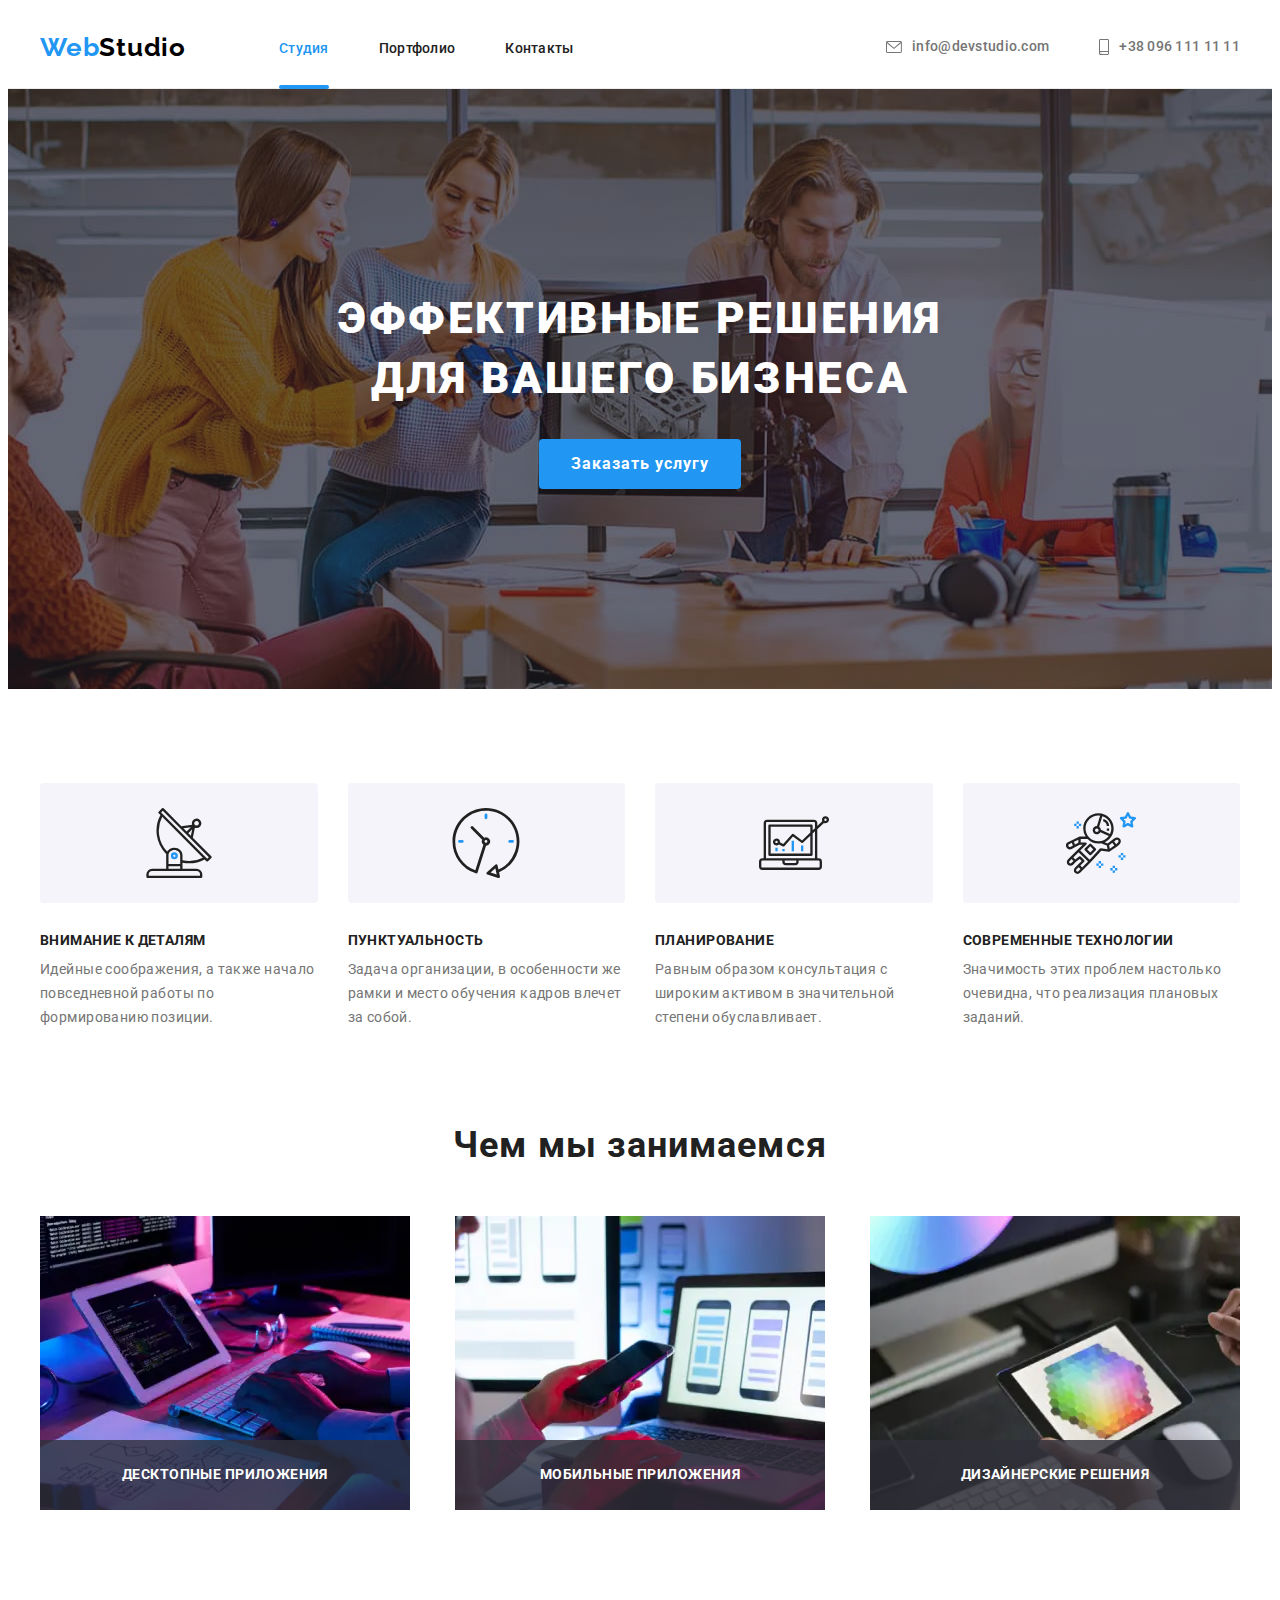
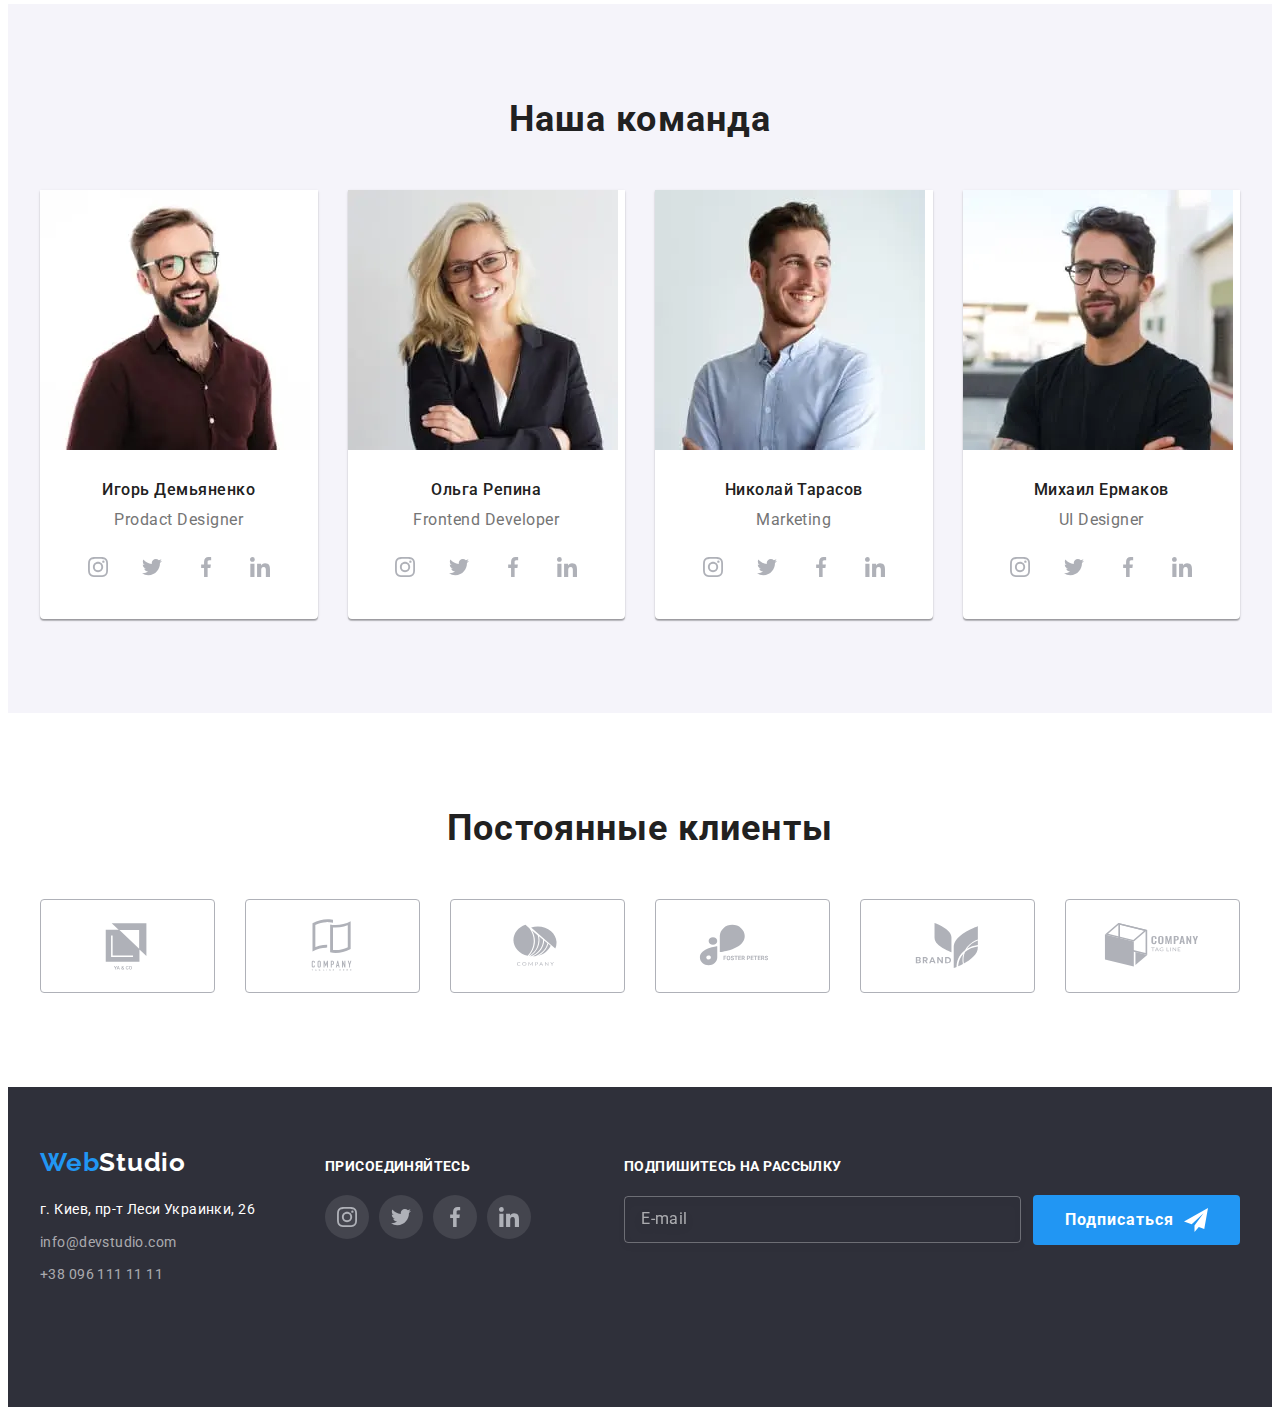
<file: index.html>
<!DOCTYPE html>
<html lang="ru">
  <head>
    <meta charset="UTF-8" />
    <meta http-equiv="X-UA-Compatible" content="IE=edge" />
    <meta name="viewport" content="width=device-width, initial-scale=1.0" />
    <title>Студия</title>
    <link rel="preconnect" href="https://fonts.googleapis.com" />
    <link rel="preconnect" href="https://fonts.gstatic.com" crossorigin />
    <link
      href="https://fonts.googleapis.com/css2?family=Raleway:wght@700&family=Roboto:wght@400;500;700;900&display=swap"
      rel="stylesheet"
    />
    <link
      rel="stylesheet"
      href="https://cdnjs.cloudflare.com/ajax/libs/modern-normalize/1.1.0/modern-normalize.min.css"
      integrity="sha512-wpPYUAdjBVSE4KJnH1VR1HeZfpl1ub8YT/NKx4PuQ5NmX2tKuGu6U/JRp5y+Y8XG2tV+wKQpNHVUX03MfMFn9Q=="
      crossorigin="anonymous"
      referrerpolicy="no-referrer"
    />
    <link rel="stylesheet" href="./css/main.min.css" />
  </head>
  <body>
    <!-- START HEADER -->
    <header class="header">
      <div class="container header__container">
        <!-- nav -->
        <nav class="navigation">
          <a class="logo" href="index.html" lang="en">Web<span class="logo__light">Studio</span></a>
          <ul class="navigation__list">
            <li class="navigation__item">
              <a class="navigation__link navigation__link--current" href="index.html">Студия</a>
            </li>
            <li class="navigation__item">
              <a class="navigation__link" href="./portfolio.html">Портфолио</a>
            </li>
            <li class="navigation__item">
              <a class="navigation__link" href="#">Контакты</a>
            </li>
          </ul>
        </nav>
        <!-- CONNECTION -->
        <ul class="connection">
          <li class="connection__item">
            <a class="connection__link" href="mailto:info@devstudio.com">
              <svg class="connection__icon" width="16" height="12">
                <use href="./images/icons.svg#icon-envelope"></use>
              </svg>
              info@devstudio.com</a
            >
          </li>
          <li class="connection__item">
            <a class="connection__link" href="tel:+380961111111">
              <svg class="connection__icon" width="10" height="16">
                <use href="./images/icons.svg#icon-smartphone"></use>
              </svg>
              +38 096 111 11 11</a
            >
          </li>
        </ul>
        <button type="button" class="button__burger-menu" data-menu-open>
          <svg class="modal__close-icon" width="40" height="40">
            <use href="./images/icons.svg#icon-burger-menu"></use>
          </svg>
        </button>
      </div>

      <div class="mobile-menu" data-menu>
        <div class="container mobile-menu__container">
          <ul class="mobile-menu__navigation">
            <li class="mobile-menu__navigation-item">
              <a
                class="mobile-menu__navigation-link mobile-menu__navigation-link--current"
                href="index.html"
                >Студия</a
              >
            </li>
            <li class="mobile-menu__navigation-item">
              <a class="mobile-menu__navigation-link" href="./portfolio.html">Портфолио</a>
            </li>
            <li class="mobile-menu__navigation-item">
              <a class="mobile-menu__navigation-link" href="#">Контакты</a>
            </li>
          </ul>
          <ul class="mobile-menu__adress">
            <li class="mobile-menu__adress-item">
              <a class="mobile-menu__adress-link adress-link--tel" href="tel:+380961111111"
                >+38 096 111 11 11</a
              >
            </li>
            <li class="mobile-menu__adress-item">
              <a
                class="mobile-menu__adress-link adress-link--email"
                href="mailto:info@devstudio.com"
                >info@devstudio.com</a
              >
            </li>
          </ul>
          <ul class="mobile-menu__social">
            <li class="mobile-menu__social-item">
              <a class="mobile-menu__social-link" href="#">Instagram</a>
            </li>
            <li class="mobile-menu__social-item">
              <a class="mobile-menu__social-link" href="#">Twitter</a>
            </li>
            <li class="mobile-menu__social-item">
              <a class="mobile-menu__social-link" href="#">Facebook</a>
            </li>
            <li class="mobile-menu__social-item">
              <a class="mobile-menu__social-link" href="#">Linkedin</a>
            </li>
          </ul>

          <button type="button" class="mobile-menu__close-btn" data-menu-close>
            <svg class="mobile-menu__close-icon" width="40" height="40">
              <use href="./images/icons.svg#icon-close-black"></use>
            </svg>
          </button>
        </div>
      </div>
    </header>
    <main>
      <section class="hero">
        <div class="container">
          <h1 class="hero__title">Эффективные решения<br />для вашего бизнеса</h1>
          <button class="button" type="button" data-modal-open>Заказать услугу</button>
        </div>
      </section>

      <!--Особенности-->
      <section class="section">
        <div class="container">
          <h2 class="visually-hidden">Особенности</h2>
          <ul class="features">
            <li class="features__item">
              <div class="features__thumb">
                <svg class="features__icon" width="70" height="70">
                  <use href="./images/icons.svg#icon-antenna"></use>
                </svg>
              </div>
              <h3 class="features__title">Внимание к деталям</h3>
              <p class="features__text">
                Идейные соображения, а также начало повседневной работы по формированию позиции.
              </p>
            </li>
            <li class="features__item">
              <div class="features__thumb">
                <svg class="features__icon" width="70" height="70">
                  <use href="./images/icons.svg#icon-clock"></use>
                </svg>
              </div>
              <h3 class="features__title">Пунктуальность</h3>
              <p class="features__text">
                Задача организации, в особенности же рамки и место обучения кадров влечет за собой.
              </p>
            </li>
            <li class="features__item">
              <div class="features__thumb">
                <svg class="features__icon" width="70" height="70">
                  <use href="./images/icons.svg#icon-diagram"></use>
                </svg>
              </div>
              <h3 class="features__title">Планирование</h3>
              <p class="features__text">
                Равным образом консультация с широким активом в значительной степени обуславливает.
              </p>
            </li>
            <li class="features__item">
              <div class="features__thumb">
                <svg class="features__icon" width="70" height="70">
                  <use href="./images/icons.svg#icon-astronaut"></use>
                </svg>
              </div>
              <h3 class="features__title">Современные технологии</h3>
              <p class="features__text">
                Значимость этих проблем настолько очевидна, что реализация плановых заданий.
              </p>
            </li>
          </ul>
        </div>
      </section>

      <!-- Чем мы занимаемся-->
      <section class="section section--nopaddigtop section--onlydesktop">
        <div class="container">
          <h2 class="section__title">Чем мы занимаемся</h2>
          <ul class="activity__list">
            <li class="activity__item">
              <picture>
                <source
                  srcset="./images/image1.webp 1x, ./images/image1@2x.webp 2x"
                  media="(min-width:1200px)"
                  type="image/webp"
                />
                <source
                  media="(min-width: 1200px)"
                  srcset="./images/image1.jpg 1x, ./images/image1@2x.jpg 2x"
                />
                <img src="./images/image1.jpg" alt="image1" />
              </picture>
              <p class="activity__description">Десктопные приложения</p>
            </li>
            <li class="activity__item">
              <picture>
                <source
                  srcset="./images/image2.webp 1x, ./images/image2@2x.webp 2x"
                  media="(min-width:1200px)"
                  type="image/webp"
                />
                <source
                  media="(min-width: 1200px)"
                  srcset="./images/image2.jpg 1x, ./images/image2@2x.jpg 2x"
                />
                <img src="./images/image2.jpg" alt="image2" />
              </picture>
              <p class="activity__description">Мобильные приложения</p>
            </li>
            <li class="activity__item">
              <picture>
                <source
                  srcset="./images/image3.webp 1x, ./images/image3@2x.webp 2x"
                  media="(min-width:1200px)"
                  type="image/webp"
                />
                <source
                  media="(min-width: 1200px)"
                  srcset="./images/image3.jpg 1x, ./images/image3@2x.jpg 2x"
                />
                <img src="./images/image3.jpg" alt="image3" />
              </picture>
              <p class="activity__description">Дизайнерские решения</p>
            </li>
          </ul>
        </div>
      </section>

      <!--Наша команда-->
      <section class="section section--bgd">
        <div class="container">
          <h2 class="section__title">Наша команда</h2>
          <ul class="team">
            <li class="team__item">
              <picture>
                <source
                  srcset="
                    ./images/igor-demianenko-desktop.webp    1x,
                    ./images/igor-demianenko-desktop@2x.webp 2x
                  "
                  media="(min-width:1200px)"
                  type="image/webp"
                />
                <source
                  media="(min-width: 1200px)"
                  srcset="
                    ./images/igor-demianenko-desktop.jpg    1x,
                    ./images/igor-demianenko-desktop@2x.jpg 2x
                  "
                />
                <source
                  srcset="
                    ./images/igor-demianenko-tablet.webp    1x,
                    ./images/igor-demianenko-tablet@2x.webp 2x
                  "
                  media="(min-width:768px)"
                  type="image/webp"
                />
                <source
                  media="(min-width: 768px)"
                  srcset="
                    ./images/igor-demianenko-tablet.jpg    1x,
                    ./images/igor-demianenko-tablet@2x.jpg 2x
                  "
                />
                <source
                  srcset="
                    ./images/igor-demianenko-mobile.webp    1x,
                    ./images/igor-demianenko-mobile@2x.webp 2x
                  "
                  media="(max-width:767px)"
                  type="image/webp"
                />
                <source
                  media="(max-width: 767px)"
                  srcset="
                    ./images/igor-demianenko-mobile.jpg    1x,
                    ./images/igor-demianenko-mobile@2x.jpg 2x
                  "
                />
                <img
                  class="team__img"
                  src="./images/igor-demianenko-desktop.jpg"
                  alt="Игорь Демьяненко"
                />
              </picture>

              <div class="team__foot">
                <h3 class="team__title">Игорь Демьяненко</h3>
                <p class="team__description" lang="en">Prodact Designer</p>
                <ul class="social-list">
                  <li class="social-list__item">
                    <a class="social-list__link" href="#">
                      <svg class="social-list__icon" width="20" height="20">
                        <use href="./images/icons.svg#icon-instagram"></use>
                      </svg>
                    </a>
                  </li>
                  <li class="social-list__item">
                    <a class="social-list__link" href="#">
                      <svg class="social-list__icon" width="20" height="20">
                        <use href="./images/icons.svg#icon-twitter"></use>
                      </svg>
                    </a>
                  </li>
                  <li class="social-list__item">
                    <a class="social-list__link" href="#">
                      <svg class="social-list__icon" width="20" height="20">
                        <use href="./images/icons.svg#icon-facebook"></use>
                      </svg>
                    </a>
                  </li>
                  <li class="social-list__item">
                    <a class="social-list__link" href="#">
                      <svg class="social-list__icon" width="20" height="20">
                        <use href="./images/icons.svg#icon-linkedin"></use>
                      </svg>
                    </a>
                  </li>
                </ul>
              </div>
            </li>
            <li class="team__item">
              <picture>
                <source
                  srcset="
                    ./images/olga-repina-desktop.webp    1x,
                    ./images/olga-repina-desktop@2x.webp 2x
                  "
                  media="(min-width:1200px)"
                  type="image/webp"
                />
                <source
                  media="(min-width: 1200px)"
                  srcset="
                    ./images/olga-repina-desktop.jpg    1x,
                    ./images/olga-repina-desktop@2x.jpg 2x
                  "
                />
                <source
                  srcset="
                    ./images/olga-repina-tablet.webp    1x,
                    ./images/olga-repina-tablet@2x.webp 2x
                  "
                  media="(min-width:768px)"
                  type="image/webp"
                />
                <source
                  media="(min-width: 768px)"
                  srcset="./images/olga-repina-tablet.jpg 1x, ./images/olga-repina-tablet@2x.jpg 2x"
                />
                <source
                  srcset="
                    ./images/olga-repina-mobile.webp    1x,
                    ./images/olga-repina-mobile@2x.webp 2x
                  "
                  media="(max-width:767px)"
                  type="image/webp"
                />
                <source
                  media="(max-width: 767px)"
                  srcset="./images/olga-repina-mobile.jpg 1x, ./images/olga-repina-mobile@2x.jpg 2x"
                />
                <img class="team__img" src="./images/olga-repina-desktop.jpg" alt="Ольга Репина" />
              </picture>

              <div class="team__foot">
                <h3 class="team__title">Ольга Репина</h3>
                <p class="team__description" lang="en">Frontend Developer</p>
                <ul class="social-list">
                  <li class="social-list__item">
                    <a class="social-list__link" href="#">
                      <svg class="social-list__icon" width="20" height="20">
                        <use href="./images/icons.svg#icon-instagram"></use>
                      </svg>
                    </a>
                  </li>
                  <li class="social-list__item">
                    <a class="social-list__link" href="#">
                      <svg class="social-list__icon" width="20" height="20">
                        <use href="./images/icons.svg#icon-twitter"></use>
                      </svg>
                    </a>
                  </li>
                  <li class="social-list__item">
                    <a class="social-list__link" href="#">
                      <svg class="social-list__icon" width="20" height="20">
                        <use href="./images/icons.svg#icon-facebook"></use>
                      </svg>
                    </a>
                  </li>
                  <li class="social-list__item">
                    <a class="social-list__link" href="#">
                      <svg class="social-list__icon" width="20" height="20">
                        <use href="./images/icons.svg#icon-linkedin"></use>
                      </svg>
                    </a>
                  </li>
                </ul>
              </div>
            </li>
            <li class="team__item">
              <picture>
                <source
                  srcset="
                    ./images/nik-tarasov-desktop.webp    1x,
                    ./images/nik-tarasov-desktop@2x.webp 2x
                  "
                  media="(min-width:1200px)"
                  type="image/webp"
                />
                <source
                  media="(min-width: 1200px)"
                  srcset="
                    ./images/nik-tarasov-desktop.jpg    1x,
                    ./images/nik-tarasov-desktop@2x.jpg 2x
                  "
                />
                <source
                  srcset="
                    ./images/nik-tarasov-tablet.webp    1x,
                    ./images/nik-tarasov-tablet@2x.webp 2x
                  "
                  media="(min-width:768px)"
                  type="image/webp"
                />
                <source
                  media="(min-width: 768px)"
                  srcset="./images/nik-tarasov-tablet.jpg 1x, ./images/nik-tarasov-tablet@2x.jpg 2x"
                />
                <source
                  srcset="
                    ./images/nik-tarasov-mobile.webp    1x,
                    ./images/nik-tarasov-mobile@2x.webp 2x
                  "
                  media="(max-width:767px)"
                  type="image/webp"
                />
                <source
                  media="(max-width: 767px)"
                  srcset="./images/nik-tarasov-mobile.jpg 1x, ./images/nik-tarasov-mobile@2x.jpg 2x"
                />
                <img
                  class="team__img"
                  src="./images/nik-tarasov-desktop.jpg"
                  alt="Николай Тарасов"
                />
              </picture>

              <div class="team__foot">
                <h3 class="team__title">Николай Тарасов</h3>
                <p class="team__description" lang="en">Marketing</p>
                <ul class="social-list">
                  <li class="social-list__item">
                    <a class="social-list__link" href="#">
                      <svg class="social-list__icon" width="20" height="20">
                        <use href="./images/icons.svg#icon-instagram"></use>
                      </svg>
                    </a>
                  </li>
                  <li class="social-list__item">
                    <a class="social-list__link" href="#">
                      <svg class="social-list__icon" width="20" height="20">
                        <use href="./images/icons.svg#icon-twitter"></use>
                      </svg>
                    </a>
                  </li>
                  <li class="social-list__item">
                    <a class="social-list__link" href="#">
                      <svg class="social-list__icon" width="20" height="20">
                        <use href="./images/icons.svg#icon-facebook"></use>
                      </svg>
                    </a>
                  </li>
                  <li class="social-list__item">
                    <a class="social-list__link" href="#">
                      <svg class="social-list__icon" width="20" height="20">
                        <use href="./images/icons.svg#icon-linkedin"></use>
                      </svg>
                    </a>
                  </li>
                </ul>
              </div>
            </li>
            <li class="team__item">
              <picture>
                <source
                  srcset="
                    ./images/misha-ermakov-desktop.webp    1x,
                    ./images/misha-ermakov-desktop@2x.webp 2x
                  "
                  media="(min-width:1200px)"
                  type="image/webp"
                />
                <source
                  media="(min-width: 1200px)"
                  srcset="
                    ./images/misha-ermakov-desktop.jpg    1x,
                    ./images/misha-ermakov-desktop@2x.jpg 2x
                  "
                />
                <source
                  srcset="
                    ./images/misha-ermakov-tablet.webp    1x,
                    ./images/misha-ermakov-tablet@2x.webp 2x
                  "
                  media="(min-width:768px)"
                  type="image/webp"
                />
                <source
                  media="(min-width: 768px)"
                  srcset="
                    ./images/misha-ermakov-tablet.jpg    1x,
                    ./images/misha-ermakov-tablet@2x.jpg 2x
                  "
                />
                <source
                  srcset="
                    ./images/misha-ermakov-mobile.webp    1x,
                    ./images/misha-ermakov-mobile@2x.webp 2x
                  "
                  media="(max-width:767px)"
                  type="image/webp"
                />
                <source
                  media="(max-width: 767px)"
                  srcset="
                    ./images/misha-ermakov-mobile.jpg    1x,
                    ./images/misha-ermakov-mobile@2x.jpg 2x
                  "
                />
                <img
                  class="team__img"
                  src="./images/misha-ermakov-desktop.jpg"
                  alt="Михаил Ермаков"
                />
              </picture>

              <div class="team__foot">
                <h3 class="team__title">Михаил Ермаков</h3>
                <p class="team__description" lang="en">UI Designer</p>
                <ul class="social-list">
                  <li class="social-list__item">
                    <a class="social-list__link" href="#">
                      <svg class="social-list__icon" width="20" height="20">
                        <use href="./images/icons.svg#icon-instagram"></use>
                      </svg>
                    </a>
                  </li>
                  <li class="social-list__item">
                    <a class="social-list__link" href="#">
                      <svg class="social-list__icon" width="20" height="20">
                        <use href="./images/icons.svg#icon-twitter"></use>
                      </svg>
                    </a>
                  </li>
                  <li class="social-list__item">
                    <a class="social-list__link" href="#">
                      <svg class="social-list__icon" width="20" height="20">
                        <use href="./images/icons.svg#icon-facebook"></use>
                      </svg>
                    </a>
                  </li>
                  <li class="social-list__item">
                    <a class="social-list__link" href="#">
                      <svg class="social-list__icon" width="20" height="20">
                        <use href="./images/icons.svg#icon-linkedin"></use>
                      </svg>
                    </a>
                  </li>
                </ul>
              </div>
            </li>
          </ul>
        </div>
      </section>
      <!-- REGULAR CLIENTS -->
      <section class="section">
        <div class="container">
          <h2 class="section__title">Постоянные клиенты</h2>
          <ul class="clients-list">
            <li class="clients-list__item">
              <a class="clients-list__link" href="#" target="_blank" rel="noopener noreferrer">
                <svg class="clients-list__icon" width="106" height="60">
                  <use href="./images/icons.svg#icon-logo-client1"></use>
                </svg>
              </a>
            </li>
            <li class="clients-list__item">
              <a class="clients-list__link" href="#" target="_blank" rel="noopener noreferrer">
                <svg class="clients-list__icon" width="106" height="60">
                  <use href="./images/icons.svg#icon-logo-client2"></use>
                </svg>
              </a>
            </li>
            <li class="clients-list__item">
              <a class="clients-list__link" href="#" target="_blank" rel="noopener noreferrer">
                <svg class="clients-list__icon" width="106" height="60">
                  <use href="./images/icons.svg#icon-logo-client3"></use>
                </svg>
              </a>
            </li>
            <li class="clients-list__item">
              <a class="clients-list__link" href="#" target="_blank" rel="noopener noreferrer">
                <svg class="clients-list__icon" width="106" height="60">
                  <use href="./images/icons.svg#icon-logo-client4"></use>
                </svg>
              </a>
            </li>
            <li class="clients-list__item">
              <a class="clients-list__link" href="#" target="_blank" rel="noopener noreferrer">
                <svg class="clients-list__icon" width="106" height="60">
                  <use href="./images/icons.svg#icon-logo-client5"></use>
                </svg>
              </a>
            </li>
            <li class="clients-list__item">
              <a class="clients-list__link" href="#" target="_blank" rel="noopener noreferrer">
                <svg class="clients-list__icon" width="106" height="60">
                  <use href="./images/icons.svg#icon-logo-client6"></use>
                </svg>
              </a>
            </li>
          </ul>
        </div>
      </section>
    </main>
    <!-- FOOTER -->
    <footer class="footer">
      <div class="container footer__container">
        <div class="footer__adress">
          <a class="logo" href="index.html" lang="en">Web<span class="logo__dark">Studio</span></a>
          <address class="adress">
            <ul class="adress__list">
              <li class="adress__item">
                <a class="adress__location" href="https://goo.gl/maps/FvpanueBwpg35L5F7"
                  >г. Киев, пр-т Леси Украинки, 26</a
                >
              </li>
              <li class="adress__item">
                <a class="adress__link" href="mailto:info@devstudio.com">info@devstudio.com</a>
              </li>
              <li class="adress__item">
                <a class="adress__link" href="tel:+380961111111">+38 096 111 11 11</a>
              </li>
            </ul>
          </address>
        </div>
        <!-- SOCIAL -->
        <div class="footer__social">
          <p class="footer__join">Присоединяйтесь</p>
          <ul class="social-list">
            <li class="social-list__item">
              <a class="social-list__link" href="#">
                <svg class="social-list__icon" width="20" height="20">
                  <use href="./images/icons.svg#icon-instagram"></use>
                </svg>
              </a>
            </li>
            <li class="social-list__item">
              <a class="social-list__link" href="#">
                <svg class="social-list__icon" width="20" height="20">
                  <use href="./images/icons.svg#icon-twitter"></use>
                </svg>
              </a>
            </li>
            <li class="social-list__item">
              <a class="social-list__link" href="#">
                <svg class="social-list__icon" width="20" height="20">
                  <use href="./images/icons.svg#icon-facebook"></use>
                </svg>
              </a>
            </li>
            <li class="social-list__item">
              <a class="social-list__link" href="#">
                <svg class="social-list__icon" width="20" height="20">
                  <use href="./images/icons.svg#icon-linkedin"></use>
                </svg>
              </a>
            </li>
          </ul>
        </div>
        <form method="POST" class="mailing-list">
          <label class="mailing-list__label" for="distribution">Подпишитесь на рассылку</label>
          <div class="mailing-list__wrapper">
            <input
              class="mailing-list__input"
              type="email"
              name="input-email"
              id="distribution"
              placeholder="E-mail"
              required
              pattern="[a-z0-9._%+-]+@[a-z0-9.-]+\.[a-z]{2,4}$"
              title="example_01@example.com"
            />
            <button class="button" type="submit">
              <span>Подписаться</span>
              <svg class="button__icon" width="24" height="24">
                <use href="./images/icons.svg#icon-paper-plane"></use>
              </svg>
            </button>
          </div>
        </form>
      </div>
    </footer>
    <!-- MODAL WINDOW -->
    <div class="backdrop is-hidden" data-modal>
      <div class="modal">
        <button type="button" class="modal__close-btn" data-modal-close>
          <svg class="modal__close-icon" width="18" height="18">
            <use href="./images/icons.svg#icon-close-black"></use>
          </svg>
        </button>
        <!-- USER DATA FORM+INPUT -->
        <form method="POST" class="user-data__form">
          <p class="user-data__title">Оставьте свои данные, мы вам перезвоним</p>
          <label class="user-data__label" for="user-data-name">Имя</label>
          <div class="user-data__input-wrapper">
            <input
              class="user-data__input"
              type="text"
              name="user-name"
              id="user-data-name"
              required
              minlength="2"
              pattern="^[a-zA-Zа-яА-Я]+\s[a-zA-Zа-яА-Я]+$"
            />
            <svg class="user-data__icon" width="18" height="18">
              <use href="./images/icons.svg#icon-silhouette"></use>
            </svg>
          </div>
          <label class="user-data__label" for="user-data-tel">Телефон</label>
          <div class="user-data__input-wrapper">
            <input
              class="user-data__input"
              type="tel"
              name="user-tel"
              id="user-data-tel"
              required
              pattern="[0-9]{3}-[0-9]{3}-[0-9]{2}-[0-9]{2}"
              title="xxx-xxx-xx-xx"
            />
            <svg class="user-data__icon" width="18" height="18">
              <use href="./images/icons.svg#icon-handset"></use>
            </svg>
          </div>
          <label class="user-data__label" for="user-data-email">Почта</label>
          <div class="user-data__input-wrapper">
            <input
              class="user-data__input"
              type="email"
              name="user-email"
              id="user-data-email"
              required
              pattern="[a-z0-9._%+-]+@[a-z0-9.-]+\.[a-z]{2,4}$"
              title="example_01@example.com"
            />
            <svg class="user-data__icon" width="18" height="18">
              <use href="./images/icons.svg#icon-letter"></use>
            </svg>
          </div>
          <label class="user-data__label" for="user-data-comments">Комментарий</label>
          <textarea
            class="user-data__input textarea"
            name="user-comments"
            id="user-data-comments"
            placeholder="Введите текст"
          ></textarea>

          <label class="user-license__label">
            <input
              class="user-license__check"
              type="checkbox"
              name="license-agrement"
              id="user-license-agreement"
              required
            />
            <span class="check-icon"></span>
            <span
              >Соглашаюсь с рассылкой и принимаю&nbsp;<a class="user-license__link" href="#"
                >Условия договора</a
              ></span
            >
          </label>
          <button class="button" type="submit">Отправить</button>
        </form>
      </div>
    </div>
    <script src="./js/modal.js"></script>
    <script src="./js/menu.js"></script>
  </body>
</html>
</file>
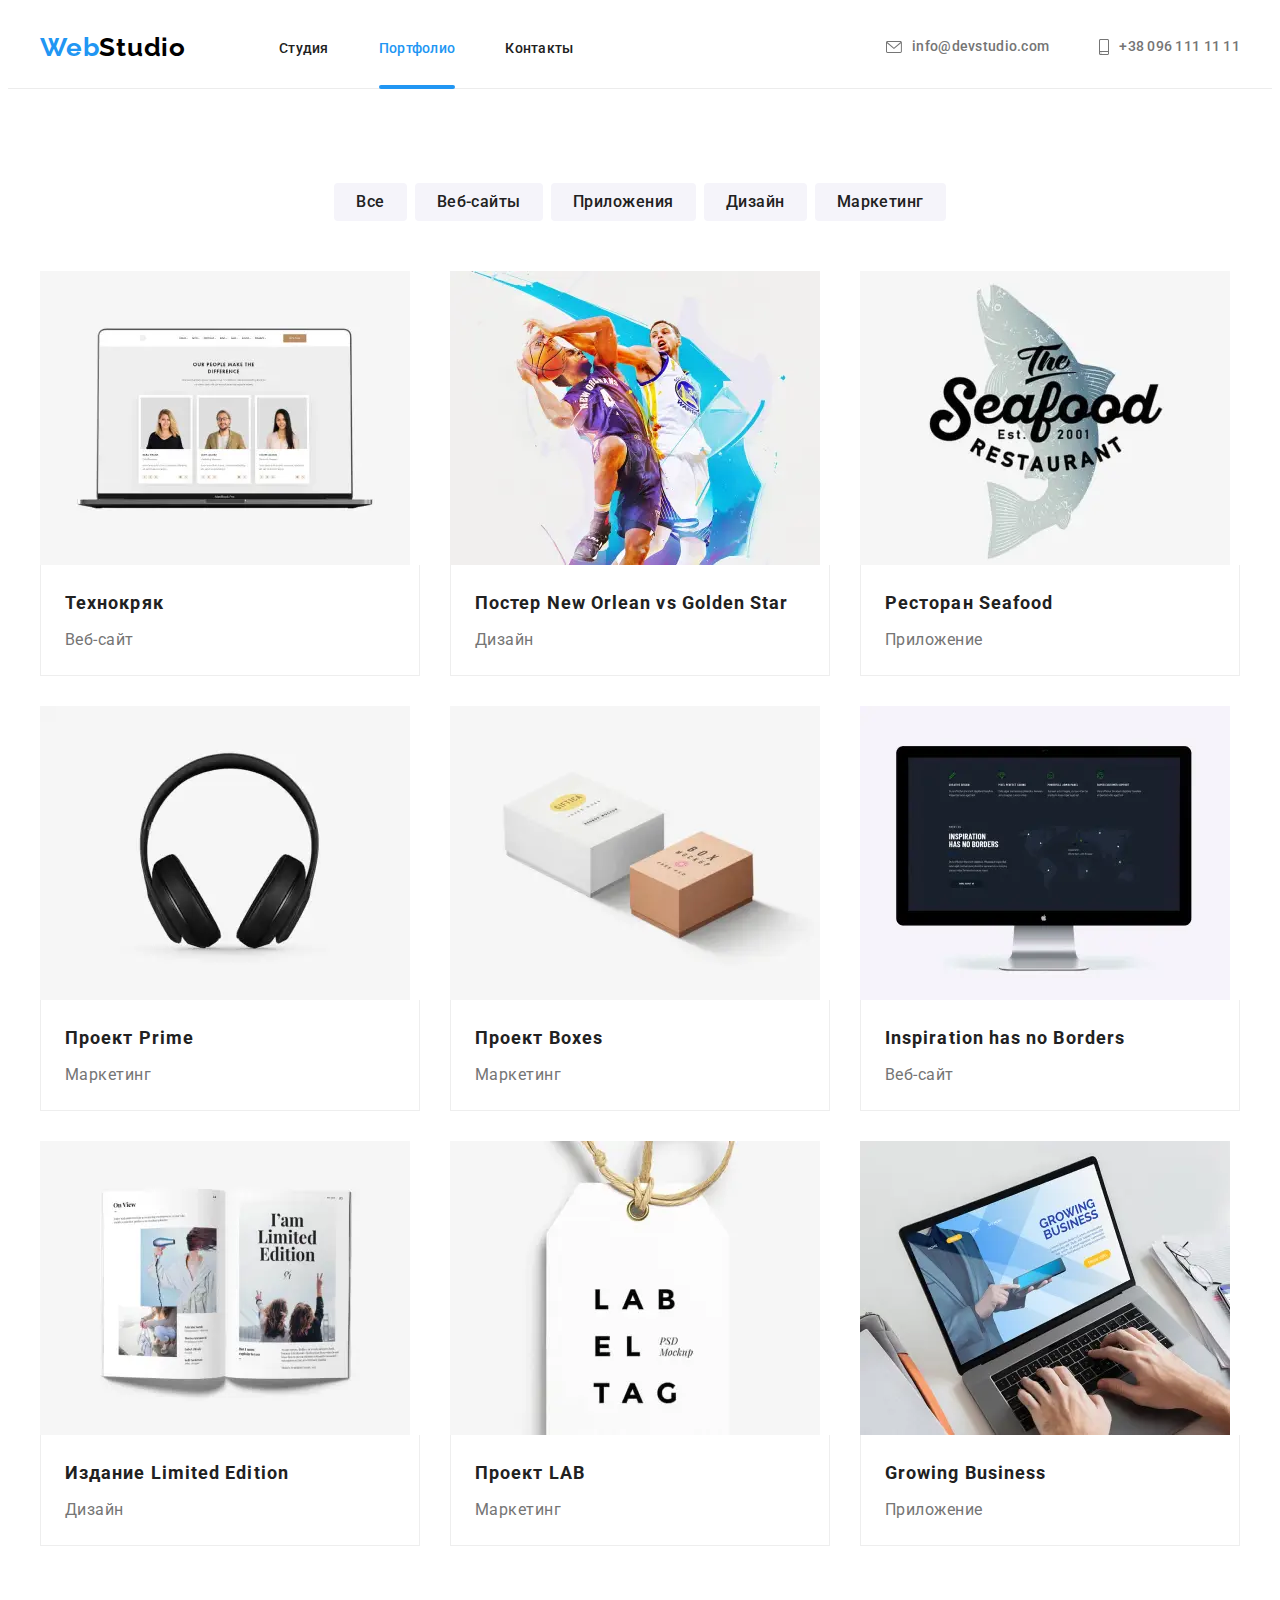
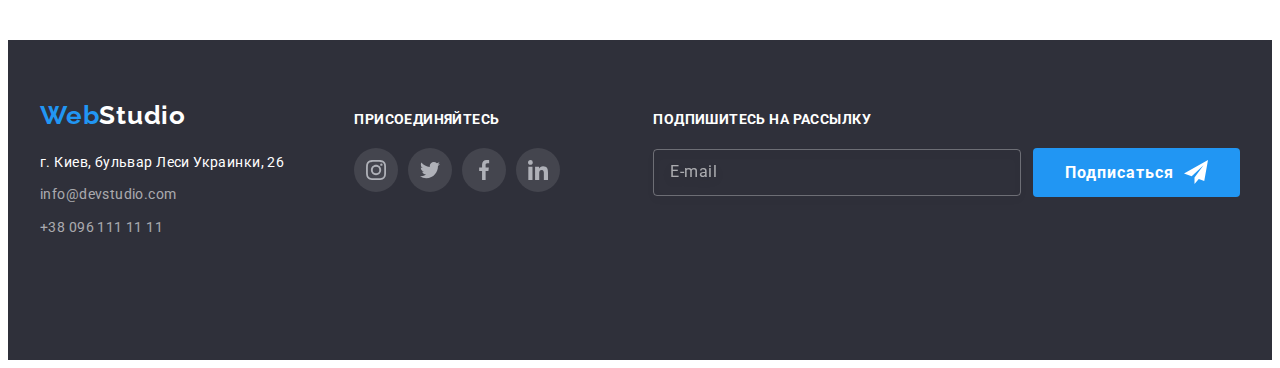
<file: portfolio.html>
<!DOCTYPE html>
<html lang="ru">
  <head>
    <meta charset="UTF-8" />
    <meta http-equiv="X-UA-Compatible" content="IE=edge" />
    <meta name="viewport" content="width=device-width, initial-scale=1.0" />
    <title>Портфолио</title>
    <link rel="preconnect" href="https://fonts.googleapis.com" />
    <link rel="preconnect" href="https://fonts.gstatic.com" crossorigin />
    <link
      href="https://fonts.googleapis.com/css2?family=Raleway:wght@700&family=Roboto:wght@400;500;700;900&display=swap"
      rel="stylesheet"
    />
    <link
      rel="stylesheet"
      href="https://cdnjs.cloudflare.com/ajax/libs/modern-normalize/1.1.0/modern-normalize.min.css"
      integrity="sha512-wpPYUAdjBVSE4KJnH1VR1HeZfpl1ub8YT/NKx4PuQ5NmX2tKuGu6U/JRp5y+Y8XG2tV+wKQpNHVUX03MfMFn9Q=="
      crossorigin="anonymous"
      referrerpolicy="no-referrer"
    />
    <link rel="stylesheet" href="./css/main.min.css" />
  </head>
  <body>
    <!-- START HEADER -->
    <header class="header">
      <div class="container header__container">
        <!-- nav -->
        <nav class="navigation">
          <a class="logo" href="index.html" lang="en">Web<span class="logo__light">Studio</span></a>
          <ul class="navigation__list">
            <li class="navigation__item">
              <a class="navigation__link" href="index.html">Студия</a>
            </li>
            <li class="navigation__item">
              <a class="navigation__link navigation__link--current" href="./portfolio.html"
                >Портфолио</a
              >
            </li>
            <li class="navigation__item">
              <a class="navigation__link" href="#">Контакты</a>
            </li>
          </ul>
        </nav>
        <!-- CONNECTION -->
        <ul class="connection">
          <li class="connection__item">
            <a class="connection__link" href="mailto:info@devstudio.com">
              <svg class="connection__icon" width="16" height="12">
                <use href="./images/icons.svg#icon-envelope"></use>
              </svg>
              info@devstudio.com</a
            >
          </li>
          <li class="connection__item">
            <a class="connection__link" href="tel:+380961111111">
              <svg class="connection__icon" width="10" height="16">
                <use href="./images/icons.svg#icon-smartphone"></use>
              </svg>
              +38 096 111 11 11</a
            >
          </li>
        </ul>
        <button type="button" class="button__burger-menu" data-menu-open>
          <svg class="modal__close-icon" width="40" height="40">
            <use href="./images/icons.svg#icon-burger-menu"></use>
          </svg>
        </button>
      </div>

      <div class="mobile-menu" data-menu>
        <div class="container mobile-menu__container">
          <ul class="mobile-menu__navigation">
            <li class="mobile-menu__navigation-item">
              <a class="mobile-menu__navigation-link" href="index.html">Студия</a>
            </li>
            <li class="mobile-menu__navigation-item">
              <a
                class="mobile-menu__navigation-link mobile-menu__navigation-link--current"
                href="./portfolio.html"
                >Портфолио</a
              >
            </li>
            <li class="mobile-menu__navigation-item">
              <a class="mobile-menu__navigation-link" href="#">Контакты</a>
            </li>
          </ul>
          <ul class="mobile-menu__adress">
            <li class="mobile-menu__adress-item">
              <a class="mobile-menu__adress-link adress-link--tel" href="tel:+380961111111"
                >+38 096 111 11 11</a
              >
            </li>
            <li class="mobile-menu__adress-item">
              <a
                class="mobile-menu__adress-link adress-link--email"
                href="mailto:info@devstudio.com"
                >info@devstudio.com</a
              >
            </li>
          </ul>
          <ul class="mobile-menu__social">
            <li class="mobile-menu__social-item">
              <a class="mobile-menu__social-link" href="#">Instagram</a>
            </li>
            <li class="mobile-menu__social-item">
              <a class="mobile-menu__social-link" href="#">Twitter</a>
            </li>
            <li class="mobile-menu__social-item">
              <a class="mobile-menu__social-link" href="#">Facebook</a>
            </li>
            <li class="mobile-menu__social-item">
              <a class="mobile-menu__social-link" href="#">Linkedin</a>
            </li>
          </ul>

          <button type="button" class="mobile-menu__close-btn" data-menu-close>
            <svg class="mobile-menu__close-icon" width="40" height="40">
              <use href="./images/icons.svg#icon-close-black"></use>
            </svg>
          </button>
        </div>
      </div>
    </header>
    <!-- END HEADER -->

    <!-- START MAIN -->
    <main>
      <section class="section">
        <div class="container">
          <h1 class="visually-hidden">Projects</h1>

          <!-- START FILTERS -->
          <ul class="filters">
            <li class="filters__item">
              <button class="filters__btn" type="button">Все</button>
            </li>
            <li class="filters__item">
              <button class="filters__btn" type="button">Веб-сайты</button>
            </li>
            <li class="filters__item">
              <button class="filters__btn" type="button">Приложения</button>
            </li>
            <li class="filters__item">
              <button class="filters__btn" type="button">Дизайн</button>
            </li>
            <li class="filters__item">
              <button class="filters__btn" type="button">Маркетинг</button>
            </li>
          </ul>
          <!--  END FILTERS -->

          <!-- START DRAFTS -->
          <ul class="drafts">
            <li class="drafts__item">
              <a class="drafts__link" href="#" target="_blank" rel="noopener noreferrer">
                <div class="drafts__thumb">
                  <picture>
                    <source
                      srcset="
                        ./images/project1-desktop.webp    1x,
                        ./images/project1-desktop@2x.webp 2x
                      "
                      media="(min-width:1200px)"
                      type="image/webp"
                    />
                    <source
                      media="(min-width: 1200px)"
                      srcset="./images/project1-desktop.jpg 1x, ./images/project1-desktop@2x.jpg 2x"
                    />
                    <source
                      srcset="./images/project1-tablet.webp 1x, ./images/project1-tablet@2x.webp 2x"
                      media="(min-width:768px)"
                      type="image/webp"
                    />
                    <source
                      media="(min-width: 768px)"
                      srcset="./images/project1-tablet.jpg 1x, ./images/project1-tablet@2x.jpg 2x"
                    />
                    <source
                      srcset="./images/project1-mobile.webp 1x, ./images/project1-mobile@2x.webp 2x"
                      media="(max-width:767px)"
                      type="image/webp"
                    />
                    <source
                      media="(max-width: 767px)"
                      srcset="./images/project1-mobile.jpg 1x, ./images/project1-mobile@2x.jpg 2x"
                    />
                    <img class="drafts__img" src="./images/project1-desktop.jpg" alt="лэптоп" />
                  </picture>

                  <p class="drafts__specification">
                    Технокряк это современная площадка распространения коронавируса. Компании
                    используют эту платформу для цифрового шпионажа и атак на защищённые сервера
                    конкурентов.
                  </p>
                </div>
                <div class="drafts__box">
                  <h2 class="drafts__title">Технокряк</h2>
                  <p class="drafts__description">Веб-сайт</p>
                </div>
              </a>
            </li>
            <li class="drafts__item">
              <a class="drafts__link" href="#" target="_blank" rel="noopener noreferrer">
                <div class="drafts__thumb">
                  <picture>
                    <source
                      srcset="
                        ./images/project2-desktop.webp    1x,
                        ./images/project2-desktop@2x.webp 2x
                      "
                      media="(min-width:1200px)"
                      type="image/webp"
                    />
                    <source
                      media="(min-width: 1200px)"
                      srcset="./images/project2-desktop.jpg 1x, ./images/project2-desktop@2x.jpg 2x"
                    />
                    <source
                      srcset="./images/project2-tablet.webp 1x, ./images/project2-tablet@2x.webp 2x"
                      media="(min-width:768px)"
                      type="image/webp"
                    />
                    <source
                      media="(min-width: 768px)"
                      srcset="./images/project2-tablet.jpg 1x, ./images/project2-tablet@2x.jpg 2x"
                    />
                    <source
                      srcset="./images/project2-mobile.webp 1x, ./images/project2-mobile@2x.webp 2x"
                      media="(max-width:767px)"
                      type="image/webp"
                    />
                    <source
                      media="(max-width: 767px)"
                      srcset="./images/project2-mobile.jpg 1x, ./images/project2-mobile@2x.jpg 2x"
                    />
                    <img
                      class="drafts__img"
                      src="./images/project2-desktop.jpg"
                      alt="Постер о баскетболе"
                    />
                  </picture>
                  <p class="drafts__specification">
                    Технокряк это современная площадка распространения коронавируса. Компании
                    используют эту платформу для цифрового шпионажа и атак на защищённые сервера
                    конкурентов.
                  </p>
                </div>
                <div class="drafts__box">
                  <h2 class="drafts__title">
                    Постер
                    <span class="draft-new-orlean" lang="en">New Orlean vs Golden Star</span>
                  </h2>
                  <p class="drafts__description">Дизайн</p>
                </div>
              </a>
            </li>
            <li class="drafts__item">
              <a class="drafts__link" href="#" target="_blank" rel="noopener noreferrer">
                <div class="drafts__thumb">
                  <picture>
                    <source
                      srcset="
                        ./images/project3-desktop.webp    1x,
                        ./images/project3-desktop@2x.webp 2x
                      "
                      media="(min-width:1200px)"
                      type="image/webp"
                    />
                    <source
                      media="(min-width: 1200px)"
                      srcset="./images/project3-desktop.jpg 1x, ./images/project3-desktop@2x.jpg 2x"
                    />
                    <source
                      srcset="./images/project3-tablet.webp 1x, ./images/project3-tablet@2x.webp 2x"
                      media="(min-width:768px)"
                      type="image/webp"
                    />
                    <source
                      media="(min-width: 768px)"
                      srcset="./images/project3-tablet.jpg 1x, ./images/project3-tablet@2x.jpg 2x"
                    />
                    <source
                      srcset="./images/project3-mobile.webp 1x, ./images/project3-mobile@2x.webp 2x"
                      media="(max-width:767px)"
                      type="image/webp"
                    />
                    <source
                      media="(max-width: 767px)"
                      srcset="./images/project3-mobile.jpg 1x, ./images/project3-mobile@2x.jpg 2x"
                    />
                    <img
                      class="drafts__img"
                      src="./images/project3-desktop.jpg"
                      alt="логотип ресторана"
                    />
                  </picture>

                  <p class="drafts__specification">
                    Технокряк это современная площадка распространения коронавируса. Компании
                    используют эту платформу для цифрового шпионажа и атак на защищённые сервера
                    конкурентов.
                  </p>
                </div>
                <div class="drafts__box">
                  <h2 class="drafts__title">
                    Ресторан <span class="draft-seafood" lang="en">Seafood</span>
                  </h2>
                  <p class="drafts__description">Приложение</p>
                </div>
              </a>
            </li>
            <li class="drafts__item">
              <a class="drafts__link" href="#" target="_blank" rel="noopener noreferrer">
                <div class="drafts__thumb">
                  <picture>
                    <source
                      srcset="
                        ./images/project4-desktop.webp    1x,
                        ./images/project4-desktop@2x.webp 2x
                      "
                      media="(min-width:1200px)"
                      type="image/webp"
                    />
                    <source
                      media="(min-width: 1200px)"
                      srcset="./images/project4-desktop.jpg 1x, ./images/project4-desktop@2x.jpg 2x"
                    />
                    <source
                      srcset="./images/project4-tablet.webp 1x, ./images/project4-tablet@2x.webp 2x"
                      media="(min-width:768px)"
                      type="image/webp"
                    />
                    <source
                      media="(min-width: 768px)"
                      srcset="./images/project4-tablet.jpg 1x, ./images/project4-tablet@2x.jpg 2x"
                    />
                    <source
                      srcset="./images/project4-mobile.webp 1x, ./images/project4-mobile@2x.webp 2x"
                      media="(max-width:767px)"
                      type="image/webp"
                    />
                    <source
                      media="(max-width: 767px)"
                      srcset="./images/project4-mobile.jpg 1x, ./images/project4-mobile@2x.jpg 2x"
                    />
                    <img class="drafts__img" src="./images/project4-desktop.jpg" alt="наушники" />
                  </picture>

                  <p class="drafts__specification">
                    Технокряк это современная площадка распространения коронавируса. Компании
                    используют эту платформу для цифрового шпионажа и атак на защищённые сервера
                    конкурентов.
                  </p>
                </div>
                <div class="drafts__box">
                  <h2 class="drafts__title">
                    Проект <span class="draft-prime" lang="en">Prime</span>
                  </h2>
                  <p class="drafts__description">Маркетинг</p>
                </div>
              </a>
            </li>
            <li class="drafts__item">
              <a class="drafts__link" href="#" target="_blank" rel="noopener noreferrer">
                <div class="drafts__thumb">
                  <picture>
                    <source
                      srcset="
                        ./images/project5-desktop.webp    1x,
                        ./images/project5-desktop@2x.webp 2x
                      "
                      media="(min-width:1200px)"
                      type="image/webp"
                    />
                    <source
                      media="(min-width: 1200px)"
                      srcset="./images/project5-desktop.jpg 1x, ./images/project5-desktop@2x.jpg 2x"
                    />
                    <source
                      srcset="./images/project5-tablet.webp 1x, ./images/project5-tablet@2x.webp 2x"
                      media="(min-width:768px)"
                      type="image/webp"
                    />
                    <source
                      media="(min-width: 768px)"
                      srcset="./images/project5-tablet.jpg 1x, ./images/project5-tablet@2x.jpg 2x"
                    />
                    <source
                      srcset="./images/project5-mobile.webp 1x, ./images/project5-mobile@2x.webp 2x"
                      media="(max-width:767px)"
                      type="image/webp"
                    />
                    <source
                      media="(max-width: 767px)"
                      srcset="./images/project5-mobile.jpg 1x, ./images/project5-mobile@2x.jpg 2x"
                    />
                    <img
                      class="drafts__img"
                      src="./images/project5-desktop.jpg"
                      alt="две коробки"
                    />
                  </picture>

                  <p class="drafts__specification">
                    Технокряк это современная площадка распространения коронавируса. Компании
                    используют эту платформу для цифрового шпионажа и атак на защищённые сервера
                    конкурентов.
                  </p>
                </div>
                <div class="drafts__box">
                  <h2 class="drafts__title">
                    Проект <span class="draft-boxes" lang="en">Boxes</span>
                  </h2>
                  <p class="drafts__description">Маркетинг</p>
                </div>
              </a>
            </li>
            <li class="drafts__item">
              <a class="drafts__link" href="#" target="_blank" rel="noopener noreferrer">
                <div class="drafts__thumb">
                  <picture>
                    <source
                      srcset="
                        ./images/project6-desktop.webp    1x,
                        ./images/project6-desktop@2x.webp 2x
                      "
                      media="(min-width:1200px)"
                      type="image/webp"
                    />
                    <source
                      media="(min-width: 1200px)"
                      srcset="./images/project6-desktop.jpg 1x, ./images/project6-desktop@2x.jpg 2x"
                    />
                    <source
                      srcset="./images/project6-tablet.webp 1x, ./images/project6-tablet@2x.webp 2x"
                      media="(min-width:768px)"
                      type="image/webp"
                    />
                    <source
                      media="(min-width: 768px)"
                      srcset="./images/project6-tablet.jpg 1x, ./images/project6-tablet@2x.jpg 2x"
                    />
                    <source
                      srcset="./images/project6-mobile.webp 1x, ./images/project6-mobile@2x.webp 2x"
                      media="(max-width:767px)"
                      type="image/webp"
                    />
                    <source
                      media="(max-width: 767px)"
                      srcset="./images/project6-mobile.jpg 1x, ./images/project6-mobile@2x.jpg 2x"
                    />
                    <img class="drafts__img" src="./images/project6-desktop.jpg" alt="монитор" />
                  </picture>

                  <p class="drafts__specification">
                    Технокряк это современная площадка распространения коронавируса. Компании
                    используют эту платформу для цифрового шпионажа и атак на защищённые сервера
                    конкурентов.
                  </p>
                </div>
                <div class="drafts__box">
                  <h2 class="drafts__title" lang="en">Inspiration has no Borders</h2>
                  <p class="drafts__description">Веб-сайт</p>
                </div>
              </a>
            </li>
            <li class="drafts__item">
              <a class="drafts__link" href="#" target="_blank" rel="noopener noreferrer">
                <div class="drafts__thumb">
                  <picture>
                    <source
                      srcset="
                        ./images/project7-desktop.webp    1x,
                        ./images/project7-desktop@2x.webp 2x
                      "
                      media="(min-width:1200px)"
                      type="image/webp"
                    />
                    <source
                      media="(min-width: 1200px)"
                      srcset="./images/project7-desktop.jpg 1x, ./images/project7-desktop@2x.jpg 2x"
                    />
                    <source
                      srcset="./images/project7-tablet.webp 1x, ./images/project7-tablet@2x.webp 2x"
                      media="(min-width:768px)"
                      type="image/webp"
                    />
                    <source
                      media="(min-width: 768px)"
                      srcset="./images/project7-tablet.jpg 1x, ./images/project7-tablet@2x.jpg 2x"
                    />
                    <source
                      srcset="./images/project7-mobile.webp 1x, ./images/project7-mobile@2x.webp 2x"
                      media="(max-width:767px)"
                      type="image/webp"
                    />
                    <source
                      media="(max-width: 767px)"
                      srcset="./images/project7-mobile.jpg 1x, ./images/project7-mobile@2x.jpg 2x"
                    />
                    <img class="drafts__img" src="./images/project7-desktop.jpg" alt="журнал" />
                  </picture>
                  <p class="drafts__specification">
                    Технокряк это современная площадка распространения коронавируса. Компании
                    используют эту платформу для цифрового шпионажа и атак на защищённые сервера
                    конкурентов.
                  </p>
                </div>
                <div class="drafts__box">
                  <h2 class="drafts__title">
                    Издание
                    <span class="draft-limedition" lang="en">Limited Edition</span>
                  </h2>
                  <p class="drafts__description">Дизайн</p>
                </div>
              </a>
            </li>
            <li class="drafts__item">
              <a class="drafts__link" href="#" target="_blank" rel="noopener noreferrer">
                <div class="drafts__thumb">
                  <picture>
                    <source
                      srcset="
                        ./images/project8-desktop.webp    1x,
                        ./images/project8-desktop@2x.webp 2x
                      "
                      media="(min-width:1200px)"
                      type="image/webp"
                    />
                    <source
                      media="(min-width: 1200px)"
                      srcset="./images/project8-desktop.jpg 1x, ./images/project8-desktop@2x.jpg 2x"
                    />
                    <source
                      srcset="./images/project8-tablet.webp 1x, ./images/project8-tablet@2x.webp 2x"
                      media="(min-width:768px)"
                      type="image/webp"
                    />
                    <source
                      media="(min-width: 768px)"
                      srcset="./images/project8-tablet.jpg 1x, ./images/project8-tablet@2x.jpg 2x"
                    />
                    <source
                      srcset="./images/project8-mobile.webp 1x, ./images/project8-mobile@2x.webp 2x"
                      media="(max-width:767px)"
                      type="image/webp"
                    />
                    <source
                      media="(max-width: 767px)"
                      srcset="./images/project8-mobile.jpg 1x, ./images/project8-mobile@2x.jpg 2x"
                    />
                    <img class="drafts__img" src="./images/project8-desktop.jpg" alt="лейбл" />
                  </picture>
                  <p class="drafts__specification">
                    Технокряк это современная площадка распространения коронавируса. Компании
                    используют эту платформу для цифрового шпионажа и атак на защищённые сервера
                    конкурентов.
                  </p>
                </div>
                <div class="drafts__box">
                  <h2 class="drafts__title">Проект <span class="draft-lab" lang="en">LAB</span></h2>
                  <p class="drafts__description">Маркетинг</p>
                </div>
              </a>
            </li>
            <li class="drafts__item">
              <a class="drafts__link" href="#" target="_blank" rel="noopener noreferrer">
                <div class="drafts__thumb">
                  <picture>
                    <source
                      srcset="
                        ./images/project9-desktop.webp    1x,
                        ./images/project9-desktop@2x.webp 2x
                      "
                      media="(min-width:1200px)"
                      type="image/webp"
                    />
                    <source
                      media="(min-width: 1200px)"
                      srcset="./images/project9-desktop.jpg 1x, ./images/project9-desktop@2x.jpg 2x"
                    />
                    <source
                      srcset="./images/project9-tablet.webp 1x, ./images/project9-tablet@2x.webp 2x"
                      media="(min-width:768px)"
                      type="image/webp"
                    />
                    <source
                      media="(min-width: 768px)"
                      srcset="./images/project9-tablet.jpg 1x, ./images/project9-tablet@2x.jpg 2x"
                    />
                    <source
                      srcset="./images/project9-mobile.webp 1x, ./images/project9-mobile@2x.webp 2x"
                      media="(max-width:767px)"
                      type="image/webp"
                    />
                    <source
                      media="(max-width: 767px)"
                      srcset="./images/project9-mobile.jpg 1x, ./images/project9-mobile@2x.jpg 2x"
                    />
                    <img class="drafts__img" src="./images/project9-desktop.jpg" alt="лэптоп" />
                  </picture>
                  <p class="drafts__specification">
                    Технокряк это современная площадка распространения коронавируса. Компании
                    используют эту платформу для цифрового шпионажа и атак на защищённые сервера
                    конкурентов.
                  </p>
                </div>
                <div class="drafts__box">
                  <h2 class="drafts__title" lang="en">Growing Business</h2>
                  <p class="drafts__description">Приложение</p>
                </div>
              </a>
            </li>
          </ul>
        </div>
        <!-- END DRAFTS -->
      </section>
    </main>
    <!-- END MAIN -->

    <!-- START FOOTER -->
    <footer class="footer">
      <div class="container footer__container">
        <div class="footer__adress">
          <a class="logo" href="index.html" lang="en">Web<span class="logo__dark">Studio</span></a>
          <address class="adress">
            <ul class="adress__list">
              <li class="adress__item">
                <a class="adress__location" href="https://goo.gl/maps/FvpanueBwpg35L5F7"
                  >г. Киев, бульвар Леси Украинки, 26</a
                >
              </li>
              <li class="adress__item">
                <a class="adress__link" href="mailto:info@devstudio.com">info@devstudio.com</a>
              </li>
              <li class="adress__item">
                <a class="adress__link" href="tel:+380961111111">+38 096 111 11 11</a>
              </li>
            </ul>
          </address>
        </div>
        <!-- SOCIAL -->
        <div class="footer__social">
          <p class="footer__join">Присоединяйтесь</p>
          <ul class="social-list">
            <li class="social-list__item">
              <a class="social-list__link" href="#">
                <svg class="social-list__icon" width="20" height="20">
                  <use href="./images/icons.svg#icon-instagram"></use>
                </svg>
              </a>
            </li>
            <li class="social-list__item">
              <a class="social-list__link" href="#">
                <svg class="social-list__icon" width="20" height="20">
                  <use href="./images/icons.svg#icon-twitter"></use>
                </svg>
              </a>
            </li>
            <li class="social-list__item">
              <a class="social-list__link" href="#">
                <svg class="social-list__icon" width="20" height="20">
                  <use href="./images/icons.svg#icon-facebook"></use>
                </svg>
              </a>
            </li>
            <li class="social-list__item">
              <a class="social-list__link" href="#">
                <svg class="social-list__icon" width="20" height="20">
                  <use href="./images/icons.svg#icon-linkedin"></use>
                </svg>
              </a>
            </li>
          </ul>
        </div>
        <form method="POST" class="mailing-list">
          <label class="mailing-list__label" for="distribution">Подпишитесь на рассылку</label>
          <div class="mailing-list__wrapper">
            <input
              class="mailing-list__input"
              type="email"
              name="input-email"
              id="distribution"
              placeholder="E-mail"
              required
              pattern="[a-z0-9._%+-]+@[a-z0-9.-]+\.[a-z]{2,4}$"
              title="example_01@example.com"
            />
            <button class="button" type="submit">
              <span>Подписаться</span>
              <svg class="button__icon" width="24" height="24">
                <use href="./images/icons.svg#icon-paper-plane"></use>
              </svg>
            </button>
          </div>
        </form>
      </div>
    </footer>
    <!-- END FOOTER -->
    <script src="./js/menu.js"></script>
  </body>
</html>
</file>
<file: css/main.min.css>
:root{--font-family-main: 'Roboto', sans-serif;--font-family-secondary: 'Raleway', sans-serif;--color-text-main: #757575;--color-text-title: #212121;--color-logo: #2196f3;--color-logo-light-bgd: #000000;--color-logo-dark-bgd: #ffffff;--color-button-hover: #188ce8;--color-bgd-main: #ffffff;--color-bgd-secondary: #2f303a;--color-bgd-team: #f5f4fa;--color-text-adress-link: rgba(255, 255, 255, 0.6);--color-fill-icon: #afb1b8}.visually-hidden{position:absolute;width:1px;height:1px;margin:-1px;padding:0;overflow:hidden;border:0;clip:rect(0 0 0 0)}body{font-family:var(--font-family-main);color:var(--color-text-main);background-color:var(--color-bgd-main)}h1,h2,h3,p{margin-top:0px;margin-bottom:0px}ul,ol{list-style:none;margin-top:0px;margin-bottom:0px;padding-left:0px}img{display:block;max-width:100%;height:auto}a{text-decoration:none}.container{margin-left:auto;margin-right:auto;padding:0 15px}@media screen and (min-width: 480px){.container{width:448px}}@media screen and (min-width: 768px){.container{width:738px}}@media screen and (min-width: 1200px){.container{width:1200px}}@media screen and (max-width: 767px){.navigation__list{display:none}}@media screen and (min-width: 768px){.navigation{display:flex;align-items:center}.navigation .logo{margin-right:88px}.navigation__list{display:flex;align-items:center}.navigation__item:not(:nth-last-child(-n+1)){margin-right:50px}.navigation__link{font-weight:500;font-size:14px;line-height:1.14;letter-spacing:0.02em;color:var(--color-text-title);transition:color 250ms cubic-bezier(0.4, 0, 0.2, 1)}.navigation__link:hover,.navigation__link:focus{color:var(--color-logo)}.navigation__link.navigation__link--current{position:relative;color:var(--color-logo)}.navigation__link.navigation__link--current::after{content:'';display:block;position:absolute;left:0;bottom:-33px;height:4px;width:100%;background-color:var(--color-logo);border-radius:2px}}@media screen and (min-width: 1200px){.navigation .logo{margin-right:93px}}@media screen and (max-width: 767px){.connection{display:none}}@media screen and (min-width: 768px){.connection{display:flex;flex-direction:column;align-items:flex-start}.connection__item{display:block}.connection__item:not(:last-child){margin-bottom:10px}.connection__link{display:flex;justify-content:center;align-items:center;font-weight:500;font-size:12px;line-height:1.17;letter-spacing:0.02em;color:var(--color-text-main)}.connection__icon{margin-right:10px;fill:var(--color-text-main)}}@media screen and (min-width: 1200px){.connection{flex-direction:row;align-items:center}.connection__item{display:inline}.connection__item:not(:last-child){margin-right:50px;margin-bottom:0}.connection__link{font-size:14px;line-height:1.14;letter-spacing:0.02em;color:var(--color-text-main);transition:color 250ms cubic-bezier(0.4, 0, 0.2, 1)}.connection__link:hover,.connection__link:focus{color:var(--color-logo)}.connection__icon{margin-right:10px;fill:var(--color-text-main);transition:fill 250ms cubic-bezier(0.4, 0, 0.2, 1)}.connection__link:hover>.connection__icon,.connection__link:focus>.connection__icon{fill:var(--color-button-hover)}}.logo{font-family:var(--font-family-secondary);font-weight:700;font-size:24px;line-height:1.17;letter-spacing:0.03em;color:var(--color-logo)}.logo__light{color:var(--color-logo-light-bgd)}.logo__dark{color:var(--color-logo-dark-bgd)}@media screen and (min-width: 1200px){.logo{font-size:26px;line-height:1.19}}.button{margin-right:auto;margin-left:auto;font-family:var(--font-family-main);font-weight:700;font-size:16px;line-height:1.87;display:flex;align-items:center;text-align:center;letter-spacing:0.06em;color:var(--color-logo-dark-bgd);background-color:var(--color-logo);cursor:pointer;border:transparent;border-radius:4px;padding:10px 32px;transition:background-color 250ms cubic-bezier(0.4, 0, 0.2, 1)}.button:hover,.button:focus{background-color:var(--color-button-hover)}.button__icon{margin-left:10px}.section{padding-top:60px;padding-bottom:60px}.section.section--nopaddigtop{padding-top:0px}.section.section--bgd{background-color:var(--color-bgd-team)}.section__title{margin-bottom:30px;font-weight:700;font-size:28px;line-height:1.18;text-align:center;letter-spacing:0.03em;color:var(--color-text-title)}@media screen and (min-width: 1200px){.section{padding-top:94px;padding-bottom:94px}.section__title{margin-bottom:50px;font-size:36px;line-height:1.17}}.social-list{display:flex;justify-content:center;align-items:center}.social-list__item:not(:last-child){margin-right:10px}.social-list__icon{fill:var(--color-fill-icon)}.social-list__link{display:flex;justify-content:center;align-items:center;width:44px;height:44px;border-radius:50%;background-color:rgba(255,255,255,0.1)}@media screen and (min-width: 1200px){.social-list__icon{transition:fill 250ms cubic-bezier(0.4, 0, 0.2, 1)}.social-list__link:hover .social-list__icon,.social-list__link:focus .social-list__icon{fill:var(--color-logo-dark-bgd)}.social-list__link{transition:background-color 250ms cubic-bezier(0.4, 0, 0.2, 1)}.social-list__link:hover,.social-list__link:focus{background-color:var(--color-logo)}}.adress{font-style:normal;margin-top:20px}.adress__location{font-size:14px;line-height:1.71;letter-spacing:0.03em;color:var(--color-logo-dark-bgd);transition:color 250ms cubic-bezier(0.4, 0, 0.2, 1)}.adress__location:hover,.adress__location:focus{color:var(--color-logo)}.adress__link{font-size:14px;line-height:1.71;letter-spacing:0.03em;color:var(--color-text-adress-link);transition:color 250ms cubic-bezier(0.4, 0, 0.2, 1)}.adress__link:hover,.adress__link:focus{color:var(--color-logo)}.adress__item{margin-bottom:8px}.adress__item:last-child{margin-bottom:0px}@media screen and (min-width: 1200px){.adress__location{transition:color 250ms cubic-bezier(0.4, 0, 0.2, 1)}.adress__location:hover,.adress__location:focus{color:var(--color-logo)}.adress__item{margin-bottom:9px}}.filters{display:flex;flex-wrap:wrap;align-items:center;margin-bottom:40px}.filters__btn{padding:6px 22px;font-family:var(--font-family-main);font-weight:500;font-size:16px;line-height:1.62;text-align:center;letter-spacing:0.03em;color:var(--color-text-title);background-color:var(--color-bgd-team);cursor:pointer;border-radius:4px;border:transparent;transition:background-color 250ms cubic-bezier(0.4, 0, 0.2, 1),color 250ms cubic-bezier(0.4, 0, 0.2, 1),box-shadow 250ms cubic-bezier(0.4, 0, 0.2, 1)}.filters__btn:hover,.filters__btn:focus{background-color:var(--color-logo);color:var(--color-logo-dark-bgd);box-shadow:0px 3px 1px rgba(0,0,0,0.1),0px 1px 2px rgba(0,0,0,0.08),0px 2px 2px rgba(0,0,0,0.12)}.filters__item{margin-right:8px;margin-bottom:15px}.filters__item:last-child{margin-right:0px}.filters__item:nth-last-child(-n+2){margin-bottom:0}@media screen and (min-width: 768px){.filters{flex-wrap:nowrap;justify-content:center;margin-bottom:30px}.filters__item{margin-bottom:0}}@media screen and (min-width: 1200px){.filters{margin-bottom:50px}}.mailing-list{background-color:transparent;margin-left:auto;margin-right:auto;width:100%}.mailing-list__label{display:block;margin-bottom:20px;font-family:var(--font-family-main);font-weight:700;font-size:14px;line-height:1.14;letter-spacing:0.03em;text-transform:uppercase;text-align:center;color:var(--color-logo-dark-bgd)}.mailing-list__wrapper{display:flex;flex-direction:column;align-items:center}.mailing-list__input{margin-bottom:20px;padding:15px 16px;width:450px;color:var(--color-logo-dark-bgd);background-color:transparent;border:1px solid rgba(255,255,255,0.3);filter:drop-shadow(0px 4px 4px rgba(0,0,0,0.15));border-radius:4px}.mailing-list__input::placeholder{font-family:var(--font-family-main);font-size:16px;line-height:1.25;letter-spacing:0.03em;color:rgba(255,255,255,0.6)}@media screen and (min-width: 1200px){.mailing-list{margin-left:93px;margin-right:0;width:0;flex-grow:1}.mailing-list__wrapper{flex-direction:row}.mailing-list__input{width:100%;flex-grow:1;margin-bottom:0;margin-right:12px;transition:border-color 250ms cubic-bezier(0.4, 0, 0.2, 1)}.mailing-list__input:focus{outline:none;border-color:var(--color-logo)}.mailing-list__label{text-align:start}}.backdrop{position:fixed;top:0;left:0;width:100%;height:100%;padding:15px;background-color:rgba(0,0,0,0.2);transform:scale(1);transition:opacity 250ms cubic-bezier(0.4, 0, 0.2, 1),visibility 250ms cubic-bezier(0.4, 0, 0.2, 1),scale 250ms cubic-bezier(0.4, 0, 0.2, 1)}.backdrop.is-hidden{visibility:hidden;opacity:0;pointer-events:none;transform:scale(0.9)}.modal{position:relative;width:100%;height:100%;background-color:#ffffff;box-shadow:0px 1px 3px rgba(0,0,0,0.12),0px 1px 1px rgba(0,0,0,0.14),0px 2px 1px rgba(0,0,0,0.2);border-radius:4px}.modal__close-btn{position:absolute;top:8px;right:8px;display:flex;justify-content:center;align-items:center;width:30px;height:30px;padding:0;background-color:transparent;border:1px solid rgba(0,0,0,0.1);border-radius:50%;cursor:pointer;transition:background-color 250ms cubic-bezier(0.4, 0, 0.2, 1)}.modal__close-btn:hover,.modal__close-btn:focus{background-color:var(--color-button-hover)}.modal__close-icon{transition:fill 250ms cubic-bezier(0.4, 0, 0.2, 1)}.modal__close-btn:hover .modal__close-icon,.modal__close-btn:focus .modal__close-icon{fill:var(--color-logo-dark-bgd)}@media screen and (min-width: 550px){.modal{position:absolute;width:450px;height:609px;left:50%;top:50%;transform:translate(-50%, -50%)}}@media screen and (min-width: 1200px){.modal{width:528px;height:581px}}.user-data__form{width:100%;padding:40px}.user-data__title{margin-bottom:12px;font-family:var(--font-family-main);font-weight:700;font-size:20px;line-height:1.5;text-align:center;letter-spacing:0.03em;color:var(--color-text-title)}.user-data__label{display:block;margin-bottom:4px;font-family:var(--font-family-main);font-size:12px;line-height:1.17;letter-spacing:0.01em;color:var(--color-text-main)}.user-data__input{display:block;width:100%;padding:12px 16px 12px 42px;border:1px solid rgba(33,33,33,0.2);border-radius:4px;font-family:var(--font-family-main);background-color:inherit;transition:border-color 250ms cubic-bezier(0.4, 0, 0.2, 1)}.user-data__input:focus{outline:none;border-color:var(--color-logo)}.user-data__input-wrapper{position:relative;margin-bottom:10px}.user-data__icon{position:absolute;top:50%;left:12px;transform:translateY(-50%);transition:fill 250ms cubic-bezier(0.4, 0, 0.2, 1)}.user-data__input:focus+.user-data__icon{fill:var(--color-logo)}.textarea{resize:none;padding:12px 16px;margin-bottom:20px;height:120px}.textarea::placeholder{font-size:12px;line-height:1.17;letter-spacing:0.01em;color:rgba(117,117,117,0.5)}.user-license__label{display:flex;justify-content:center;align-items:center;margin-bottom:30px;font-family:var(--font-family-main);font-size:12px;line-height:1.16;letter-spacing:0.03em;color:var(--color-text-main)}.user-license__check{-webkit-appearance:none;-moz-appearance:none;appearance:none;position:absolute}.check-icon{display:inline-block;width:16px;height:15px;margin-right:7px;border:2px solid #212121;border-radius:4px;transition:border-color 250ms cubic-bezier(0.4, 0, 0.2, 1)}.user-license__check:focus+.check-icon{outline:none;border-color:var(--color-logo)}.user-license__check:checked+.check-icon{background-color:var(--color-logo);border-color:transparent;background-origin:border-box;background-image:url(../images/icon-check.svg);background-size:contain}.user-license__link{color:#2196f3}@media screen and (min-width: 1200px){.user-data__title{line-height:1.15}.user-license__label{font-size:14px;line-height:1.71}}@media screen and (max-width: 767px){.mobile-menu{position:absolute;top:0;left:0;width:100%;height:100vh;overflow:auto;background-color:#FFFFFF;opacity:0;visibility:hidden;pointer-events:none;box-shadow:0px 4px 8px rgba(0,0,0,0.04),0px 2px 4px rgba(0,0,0,0.08),0px 1px 3px rgba(0,0,0,0.16);transition:opacity 250ms cubic-bezier(0.4, 0, 0.2, 1),visibility 250ms cubic-bezier(0.4, 0, 0.2, 1)}.mobile-menu.is-open{opacity:1;visibility:visible;pointer-events:auto;z-index:10}.mobile-menu__container{position:relative;padding-top:48px;padding-bottom:48px}.mobile-menu__navigation{display:block}.mobile-menu__navigation-item{margin-bottom:32px}.mobile-menu__navigation-item:last-child{margin-bottom:302px}.mobile-menu__navigation-link{font-family:'Roboto', sans-serif;font-weight:500;font-size:40px;line-height:1.17;text-align:center;letter-spacing:0.02em;color:#212121;transition:color 250ms cubic-bezier(0.4, 0, 0.2, 1)}.mobile-menu__navigation-link:hover,.mobile-menu__navigation-link:focus{color:#2196f3}.mobile-menu__navigation-link--current{color:#2196f3}.mobile-menu__adress{margin-bottom:64px}.mobile-menu__adress-item{margin-bottom:32px}.mobile-menu__adress-item:last-child{margin-bottom:0}.adress-link--tel{font-family:'Roboto', sans-serif;font-weight:500;font-size:34px;line-height:1.18;letter-spacing:0.02em;color:#2196F3}.adress-link--email{font-family:'Roboto', sans-serif;font-weight:500;font-size:24px;line-height:1.17;letter-spacing:0.02em;color:#757575}.mobile-menu__social{list-style:none;display:flex;align-items:center;padding:0}.mobile-menu__social-item:not(:last-child){margin-right:10px}.mobile-menu__social-item:not(:last-child)::after{content:'';width:22px;height:0px;border:1px solid rgba(33,33,33,0.2);transform:rotate(90deg);margin-left:10px}.mobile-menu__social-link{color:#2196F3}.mobile-menu__close-btn{position:absolute;top:10px;right:15px;display:flex;justify-content:center;align-items:center;width:40px;height:40px;padding:0;border:none;background-color:transparent;cursor:pointer;transition:background-color 250ms cubic-bezier(0.4, 0, 0.2, 1)}.mobile-menu__close-btn__close-btn:hover,.mobile-menu__close-btn__close-btn:focus{background-color:var(--color-button-hover)}.mobile-menu__close-icon{transition:fill 250ms cubic-bezier(0.4, 0, 0.2, 1),transform 250ms cubic-bezier(0.4, 0, 0.2, 1)}.mobile-menu__close-btn:hover .mobile-menu__close-icon,.mobile-menu__close-btn:focus .mobile-menu__close-icon{fill:#188ce8;transform:rotate(90deg)}}@media screen and (min-width: 768px){.mobile-menu{display:none}}.header{border-bottom:1px solid #ececec}@media screen and (max-width: 767px){.header__container{position:relative;padding:16px 15px}.button__burger-menu{position:absolute;top:10px;right:15px;padding:0;background:inherit;border:none;line-height:0;transition:fill 250ms cubic-bezier(0.4, 0, 0.2, 1)}.button__burger-menu:hover,.button__burger-menu:focus{fill:var(--color-button-hover)}}@media screen and (min-width: 768px){.button__burger-menu{display:none}.header__container{display:flex;justify-content:space-between;align-items:center;padding-top:21px;padding-bottom:21px}}@media screen and (min-width: 1200px){.header__container{padding-top:24px;padding-bottom:25px}}.hero{background-image:linear-gradient(rgba(47,48,58,0.4), rgba(47,48,58,0.4)),url(../images/hero-bgd-img-mobile.jpg);background-size:cover;background-repeat:no-repeat;background-position:center;max-width:767px;margin-left:auto;margin-right:auto;background-color:var(--color-bgd-secondary);padding-top:118px;padding-bottom:118px}.hero__title{margin-bottom:30px;font-weight:900;font-size:26px;line-height:1.62;text-align:center;letter-spacing:0.06em;text-transform:uppercase;color:var(--color-logo-dark-bgd)}@media (min-device-pixel-ratio: 2), (min-resolution: 192dpi), (min-resolution: 2dppx){.hero{background-image:linear-gradient(rgba(47,48,58,0.4), rgba(47,48,58,0.4)),url(../images/hero-bgd-img-mobile@2x.jpg)}}@media screen and (min-width: 768px){.hero{background-image:linear-gradient(rgba(47,48,58,0.4), rgba(47,48,58,0.4)),url(../images/hero-bgd-img-tablet.jpg);max-width:1199px}}@media screen and (min-width: 768px) and (min-device-pixel-ratio: 2), screen and (min-width: 768px) and (min-resolution: 192dpi), screen and (min-width: 768px) and (min-resolution: 2dppx){.hero{background-image:linear-gradient(rgba(47,48,58,0.4), rgba(47,48,58,0.4)),url(../images/hero-bgd-img-tablet@2x.jpg)}}@media screen and (min-width: 1200px){.hero{padding-top:200px;padding-bottom:200px;background-image:linear-gradient(rgba(47,48,58,0.4), rgba(47,48,58,0.4)),url(../images/hero-bgd-img-desktop.jpg);max-width:1600px}.hero__title{font-size:44px;line-height:1.36}}@media screen and (min-width: 1200px) and (min-device-pixel-ratio: 2), screen and (min-width: 1200px) and (min-resolution: 192dpi), screen and (min-width: 1200px) and (min-resolution: 2dppx){.hero{background-image:linear-gradient(rgba(47,48,58,0.4), rgba(47,48,58,0.4)),url(../images/hero-bgd-img-desktop@2x.jpg)}}.features__title{text-align:center;margin-bottom:10px;font-weight:700;font-size:14px;line-height:1.14;letter-spacing:0.03em;text-transform:uppercase;color:var(--color-text-title)}.features__text{font-size:14px;line-height:1.71;letter-spacing:0.03em}.features__thumb{background-color:#f5f4fa;border-radius:4px;height:120px;display:flex;justify-content:center;align-items:center;margin-bottom:30px}.features__item{margin-bottom:30px}.features__item:last-child{margin-bottom:0px}@media screen and (min-width: 768px){.features__title{text-align:start}.features{display:flex;margin-top:-30px;margin-left:-30px;flex-wrap:wrap}.features__item{margin-top:30px;margin-left:30px;margin-bottom:0;flex-basis:calc((100% - 60px) / 2)}}@media screen and (min-width: 1200px){.features{margin-top:0;flex-wrap:nowrap}.features__item{margin-top:0;flex-basis:calc((100% - 120px) / 4)}}@media screen and (max-width: 1199px){.section--onlydesktop{display:none}}.activity__list{display:flex;justify-content:space-between}.activity__item{position:relative}.activity__description{position:absolute;left:0;bottom:0;display:flex;width:100%;height:70px;justify-content:center;align-items:center;font-family:var(--font-family-main);font-weight:700;font-size:14px;line-height:1.14;letter-spacing:0.03em;text-transform:uppercase;color:var(--color-logo-dark-bgd);background:rgba(47,48,58,0.8)}.team__item{background-color:var(--color-bgd-main);margin-bottom:30px;box-shadow:0px 1px 3px rgba(0,0,0,0.12),0px 1px 1px rgba(0,0,0,0.14),0px 2px 1px rgba(0,0,0,0.2);border-radius:0px 0px 4px 4px}.team__item:last-child{margin-bottom:0px}.team__foot{padding:30px 32px}.team__title{margin-bottom:10px;font-weight:500;font-size:16px;line-height:1.19;text-align:center;letter-spacing:0.03em;color:var(--color-text-title)}.team__description{font-size:16px;line-height:1.19;text-align:center;letter-spacing:0.03em;margin-bottom:16px}@media screen and (min-width: 768px){.team{display:flex;flex-wrap:wrap;margin-top:-30px;margin-left:-30px}.team__item{margin-bottom:0px;margin-top:30px;margin-left:30px;flex-basis:calc((100% - 60px) / 2)}}@media screen and (min-width: 1200px){.team{flex-wrap:nowrap;margin-top:0}.team__item{margin-top:0;flex-basis:calc((100% - 120px) / 4)}}.clients-list{display:flex;flex-wrap:wrap;margin-top:-30px;margin-left:-30px}.clients-list__item{margin-top:30px;margin-left:30px;flex-basis:calc((100% - 60px) / 2)}.clients-list__link{display:flex;border:1px solid var(--color-fill-icon);border-radius:4px;height:92px;align-items:center;justify-content:center;fill:var(--color-fill-icon);transition:border 250ms cubic-bezier(0.4, 0, 0.2, 1)}.clients-list__link:hover,.clients-list__link:focus{border:1px solid var(--color-logo)}.clients-list__icon{transition:fill 250ms cubic-bezier(0.4, 0, 0.2, 1)}.clients-list__link:hover .clients-list__icon,.clients-list__link:focus .clients-list__icon{fill:var(--color-logo)}@media screen and (min-width: 768px){.clients-list__item{flex-basis:calc((100% - 90px) / 3)}}@media screen and (min-width: 1200px){.clients-list{flex-wrap:nowrap;margin-top:0}.clients-list__item{margin-top:0;flex-basis:calc((100% - 180px) / 6)}}.footer{background-color:var(--color-bgd-secondary);padding-top:60px;padding-bottom:60px}.footer .social-link{background-color:rgba(255,255,255,0.1);transition:background-color 250ms cubic-bezier(0.4, 0, 0.2, 1)}.footer .social-link:hover,.footer .social-link:focus{background-color:var(--color-logo)}.footer__container{display:flex;flex-direction:column;justify-content:center;align-items:center}.footer__adress{margin-bottom:60px;text-align:center}.footer__join{margin-bottom:20px;font-family:var(--font-family-main);font-style:normal;font-weight:700;font-size:14px;line-height:1.14;letter-spacing:0.03em;text-transform:uppercase;text-align:center;color:#ffffff}.footer__social{margin-bottom:60px}@media screen and (min-width: 768px){.footer__container{flex-direction:row;justify-content:space-around;align-items:baseline;flex-wrap:wrap}.footer__social{margin-bottom:0}}@media screen and (min-width: 1200px){.footer__container{flex-wrap:nowrap}.footer__adress{margin-right:70px;text-align:start}.footer__join{text-align:start}}.drafts__title{margin-bottom:4px;font-weight:700;font-size:18px;line-height:2;letter-spacing:0.06em;color:var(--color-text-title)}.drafts__description{color:var(--color-text-main);font-size:16px;line-height:1.87;letter-spacing:0.03em}.drafts__item{box-sizing:border-box;margin-bottom:30px}.drafts__item:last-child{margin-bottom:0px}.drafts__box{padding:20px 24px;border:1px solid #eeeeee;border-top:none}.drafts__link{display:flex;flex-direction:column;height:100%;transition:box-shadow 250ms cubic-bezier(0.4, 0, 0.2, 1)}.drafts__link:hover,.drafts__link:focus{box-shadow:0px 1px 1px rgba(0,0,0,0.12),0px 4px 4px rgba(0,0,0,0.06),1px 4px 6px rgba(0,0,0,0.16)}.drafts__specification{position:absolute;width:100%;height:100%;top:0;left:0;background-color:rgba(33,150,243,0.9);padding:63px 24px;font-family:var(--font-family-main);font-size:18px;line-height:1.56;letter-spacing:0.03em;color:var(--color-logo-dark-bgd);opacity:0;transform:translateY(100%);transition:opacity 250ms cubic-bezier(0.4, 0, 0.2, 1),transform 250ms cubic-bezier(0.4, 0, 0.2, 1)}.drafts__link:hover .drafts__specification,.drafts__link:focus .drafts__specification{opacity:1;transform:translateY(0%)}.drafts__thumb{overflow:hidden;position:relative}@media screen and (min-width: 768px){.drafts{display:flex;flex-direction:row;flex-wrap:wrap;margin-left:-30px;margin-top:-30px}.drafts__item{margin-bottom:0;margin-left:30px;margin-top:30px;flex-basis:calc((100% - 2 * 30px) / 2)}.drafts__box{flex-grow:1}}@media screen and (min-width: 1200px){.drafts__item{flex-basis:calc((100% - 3 * 30px) / 3)}}
/*# sourceMappingURL=main.min.css.map */
</file>
